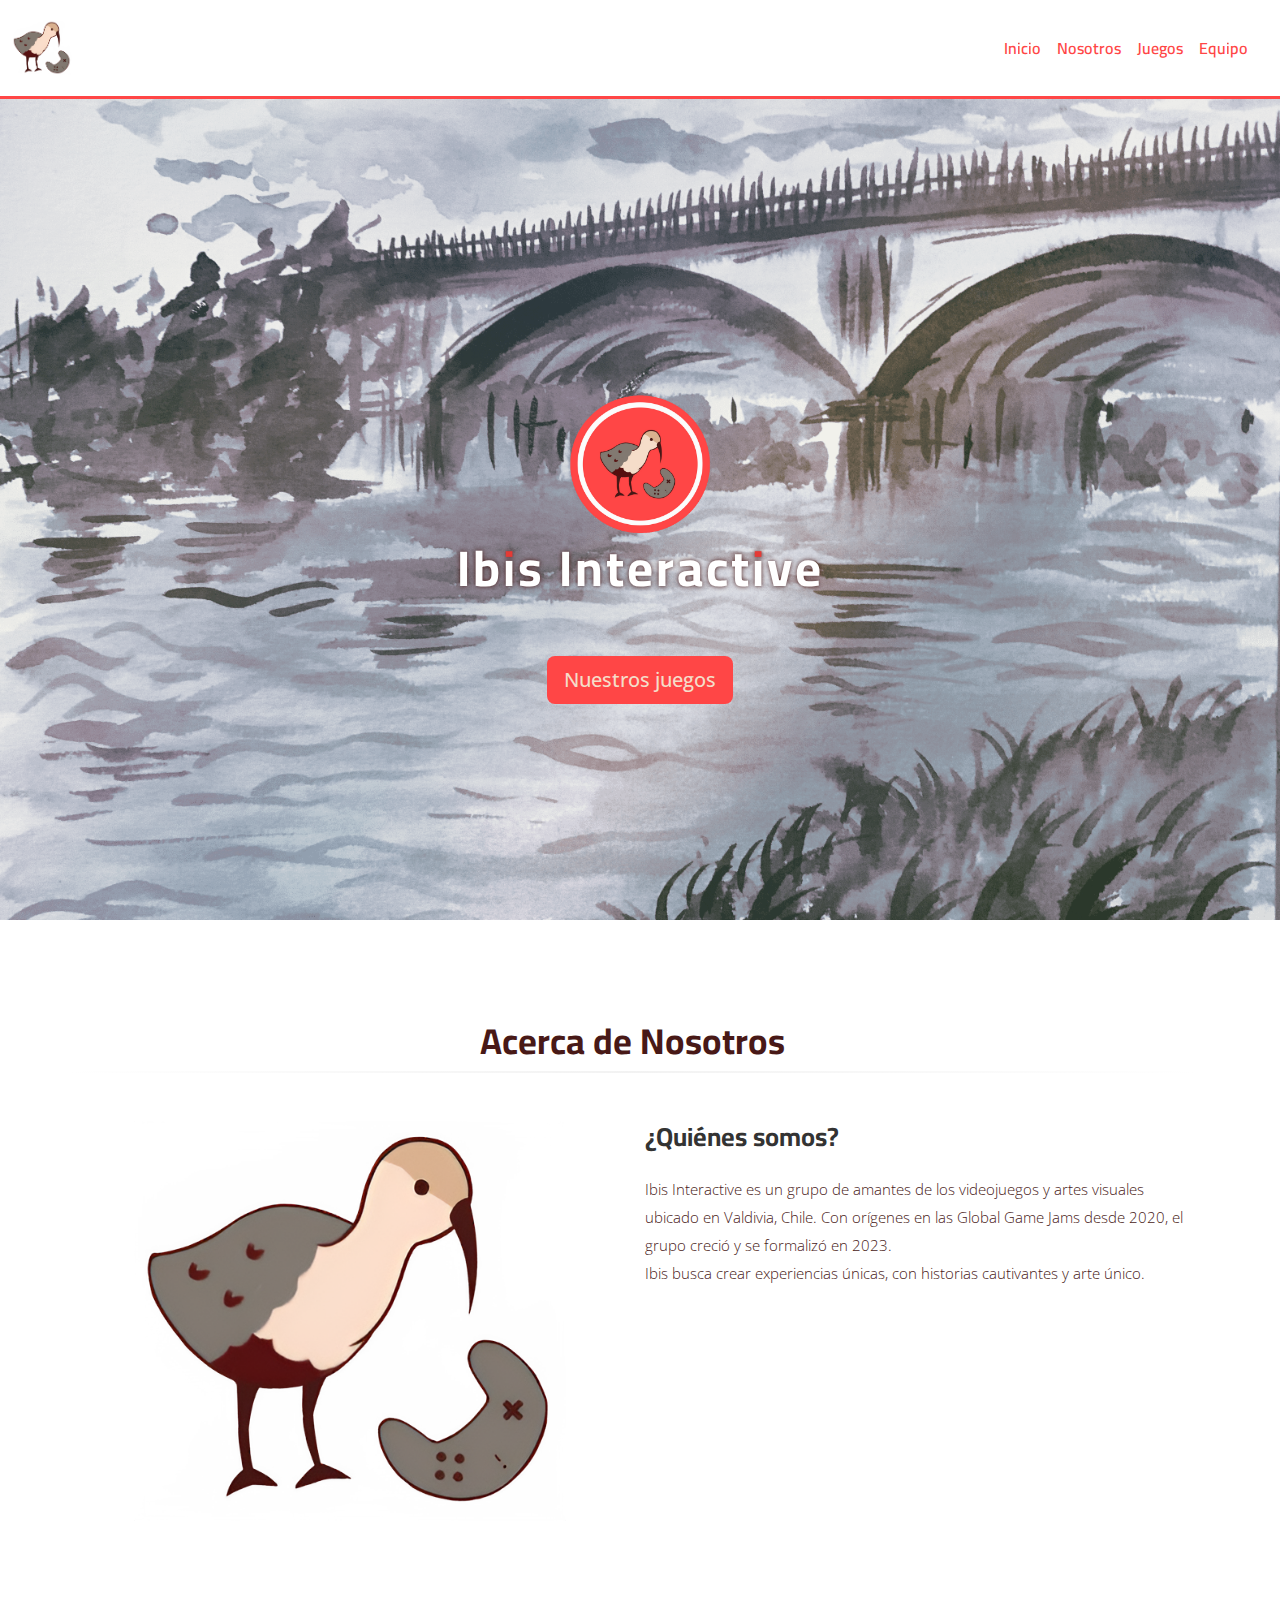
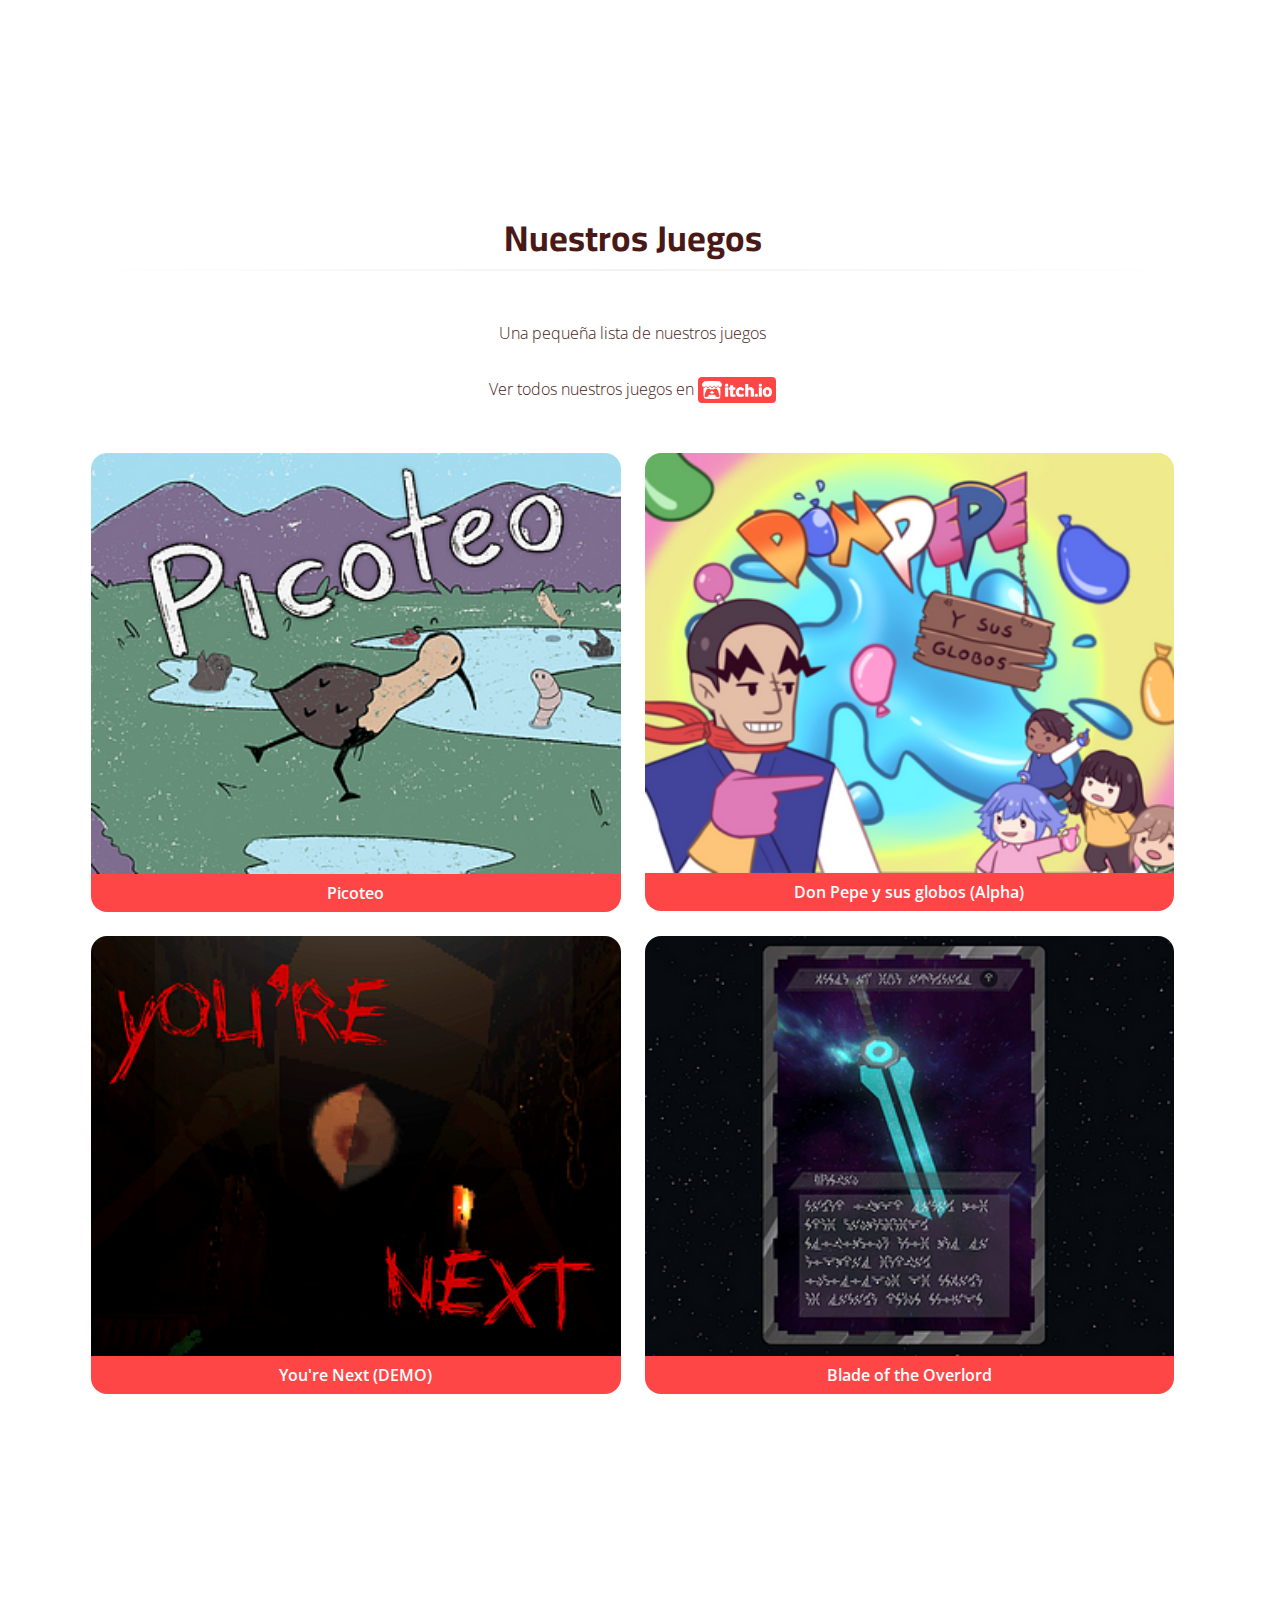
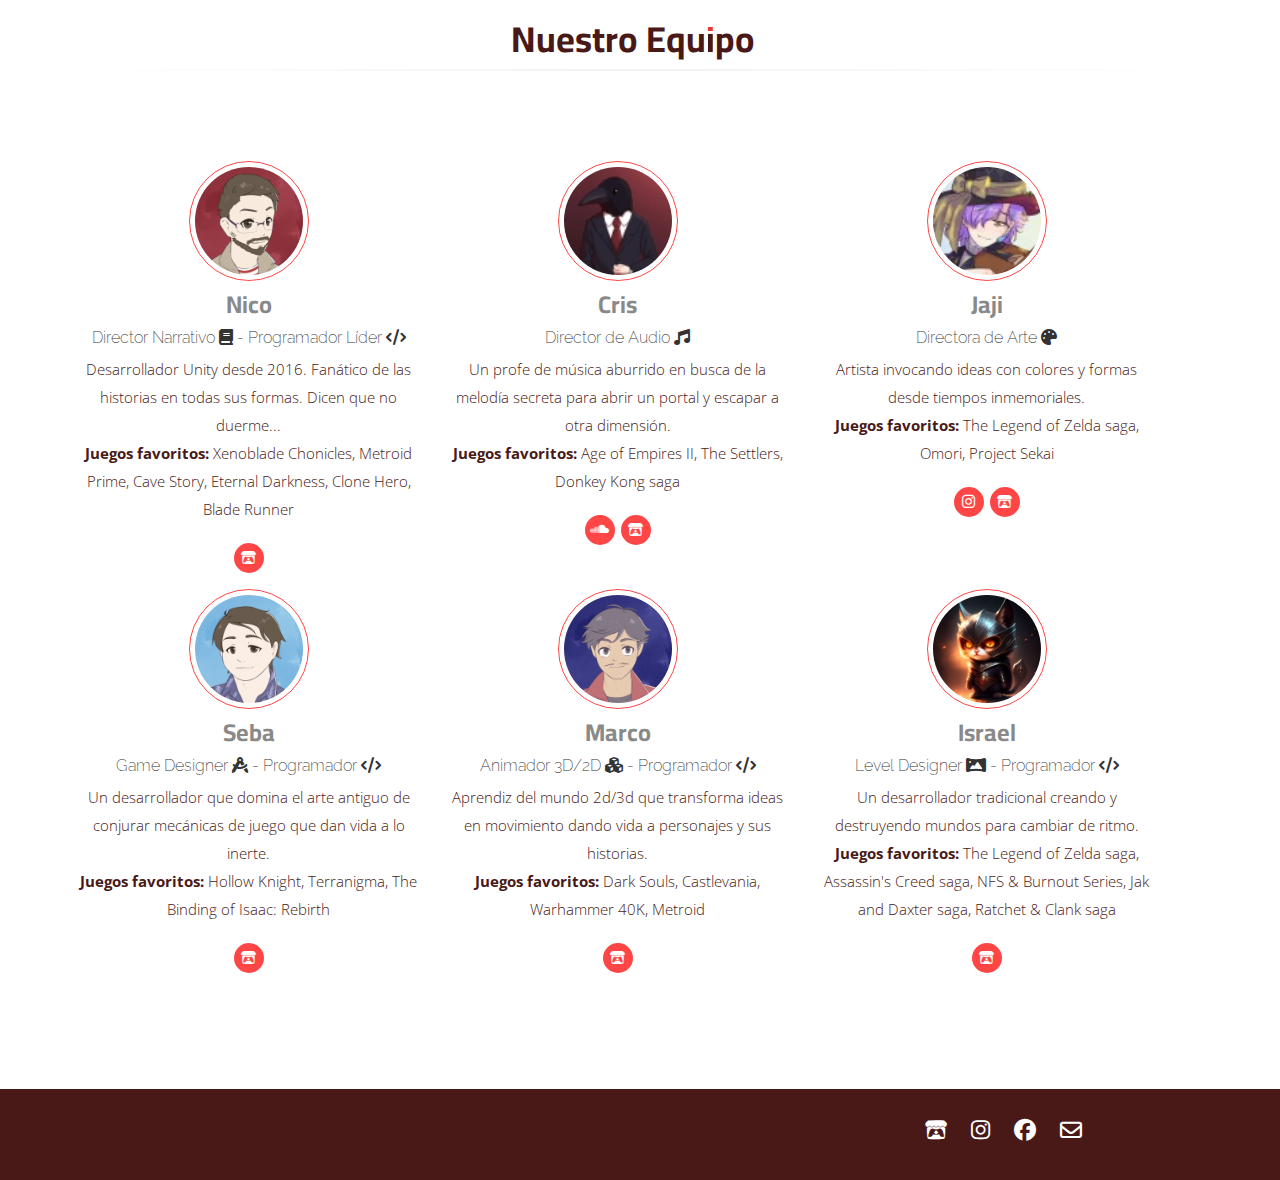
<file: index.html>
<!DOCTYPE html>
<html lang="en">

<head>
  <meta charset="utf-8">
  <meta name="viewport" content="width=device-width, initial-scale=1.0">
  <meta name="description" content="ibis interactive landing page describing the group, team members and displaying some of their games">
  <meta name="author" content="webthemez">
  <title>Ibis Interactive</title>
  <link rel="shortcut icon" href="assets/img/logos/ico/icon_base.ico" type="image/x-icon">

  <!-- Bootstrap core CSS -->
  <link href="assets/bootstrap/css/bootstrap.min.css" rel="stylesheet">

  <!-- Custom CSS -->
  <link href="assets/css/styles.min.css" rel="stylesheet">
  <script src="assets/js/jquery.min.js"></script>

</head>

<body data-bs-spy="scroll" data-bs-target="#navbarToggler">
  <div id="header"></div>

  <div id="home-section">
    <div id="headerwrap" name="home">
      
    </div>
  </div>

  <div id="about" name="about"></div>

  <div id="portfolio" name="portfolio"></div>

  <div id="team" name="team"></div>
  
  <div id="footer"></div>

  <link href="assets/fontawesome/css/all.min.css" rel="stylesheet">
  <script type="text/javascript" src="assets/bootstrap/js/bootstrap.bundle.min.js"></script>
  <script type="text/javascript" src="assets/js/custom-scripts.min.js"></script>
  <script src="assets/js/index.min.js"></script>
</body>

</html>
</file>
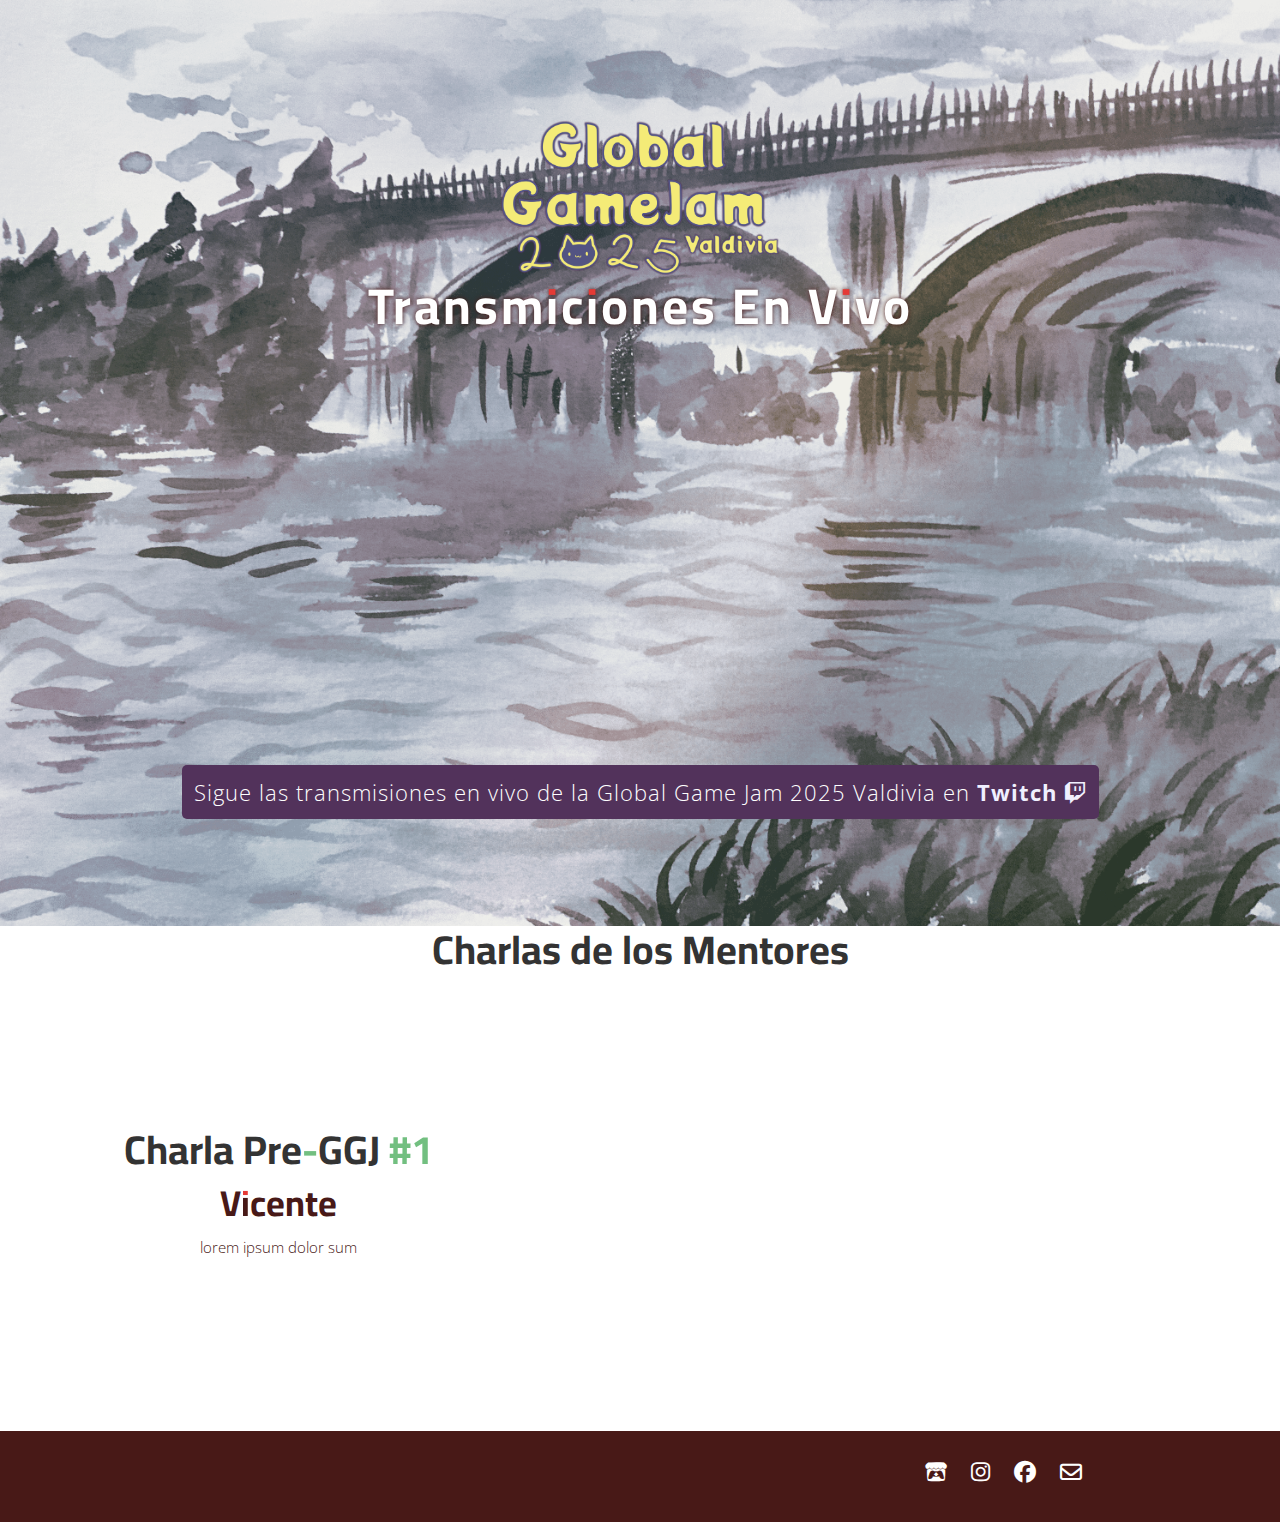
<file: ggj25.html>
<!DOCTYPE html>
<html lang="en">

<head>
  <meta charset="utf-8">
  <meta name="viewport" content="width=device-width, initial-scale=1.0">
  <meta name="description" content="GGJ 2025 Valdivia organized by Ibis Interactive">
  <meta name="author" content="webthemez">
  <title>GGJ 2025 Valdivia</title>
  <link rel="shortcut icon" href="assets/img/logos/ico/icon_base.ico" type="image/x-icon">

  <!-- Bootstrap core CSS -->
  <link href="assets/bootstrap/css/bootstrap.min.css" rel="stylesheet">

  <!-- Custom CSS -->
  <link href="assets/css/styles.min.css" rel="stylesheet">
  <link rel="stylesheet" href="assets/css/ggj25.css">
  <script src="assets/js/jquery.min.js"></script>

</head>

<body data-bs-spy="scroll" data-bs-target="#navbarToggler">
  <div id="header"></div>

  <div id="headerwrap" class="twitch"></div>

  <div id="youtube"></div>

  <div id="footer"></div>

  <link href="assets/fontawesome/css/all.min.css" rel="stylesheet">
  <script type="text/javascript" src="assets/bootstrap/js/bootstrap.bundle.min.js"></script>
  <script type="text/javascript" src="assets/js/custom-scripts.min.js"></script>
  <script src="assets/js/ggj25.js"></script>
</body>

</html>
</file>
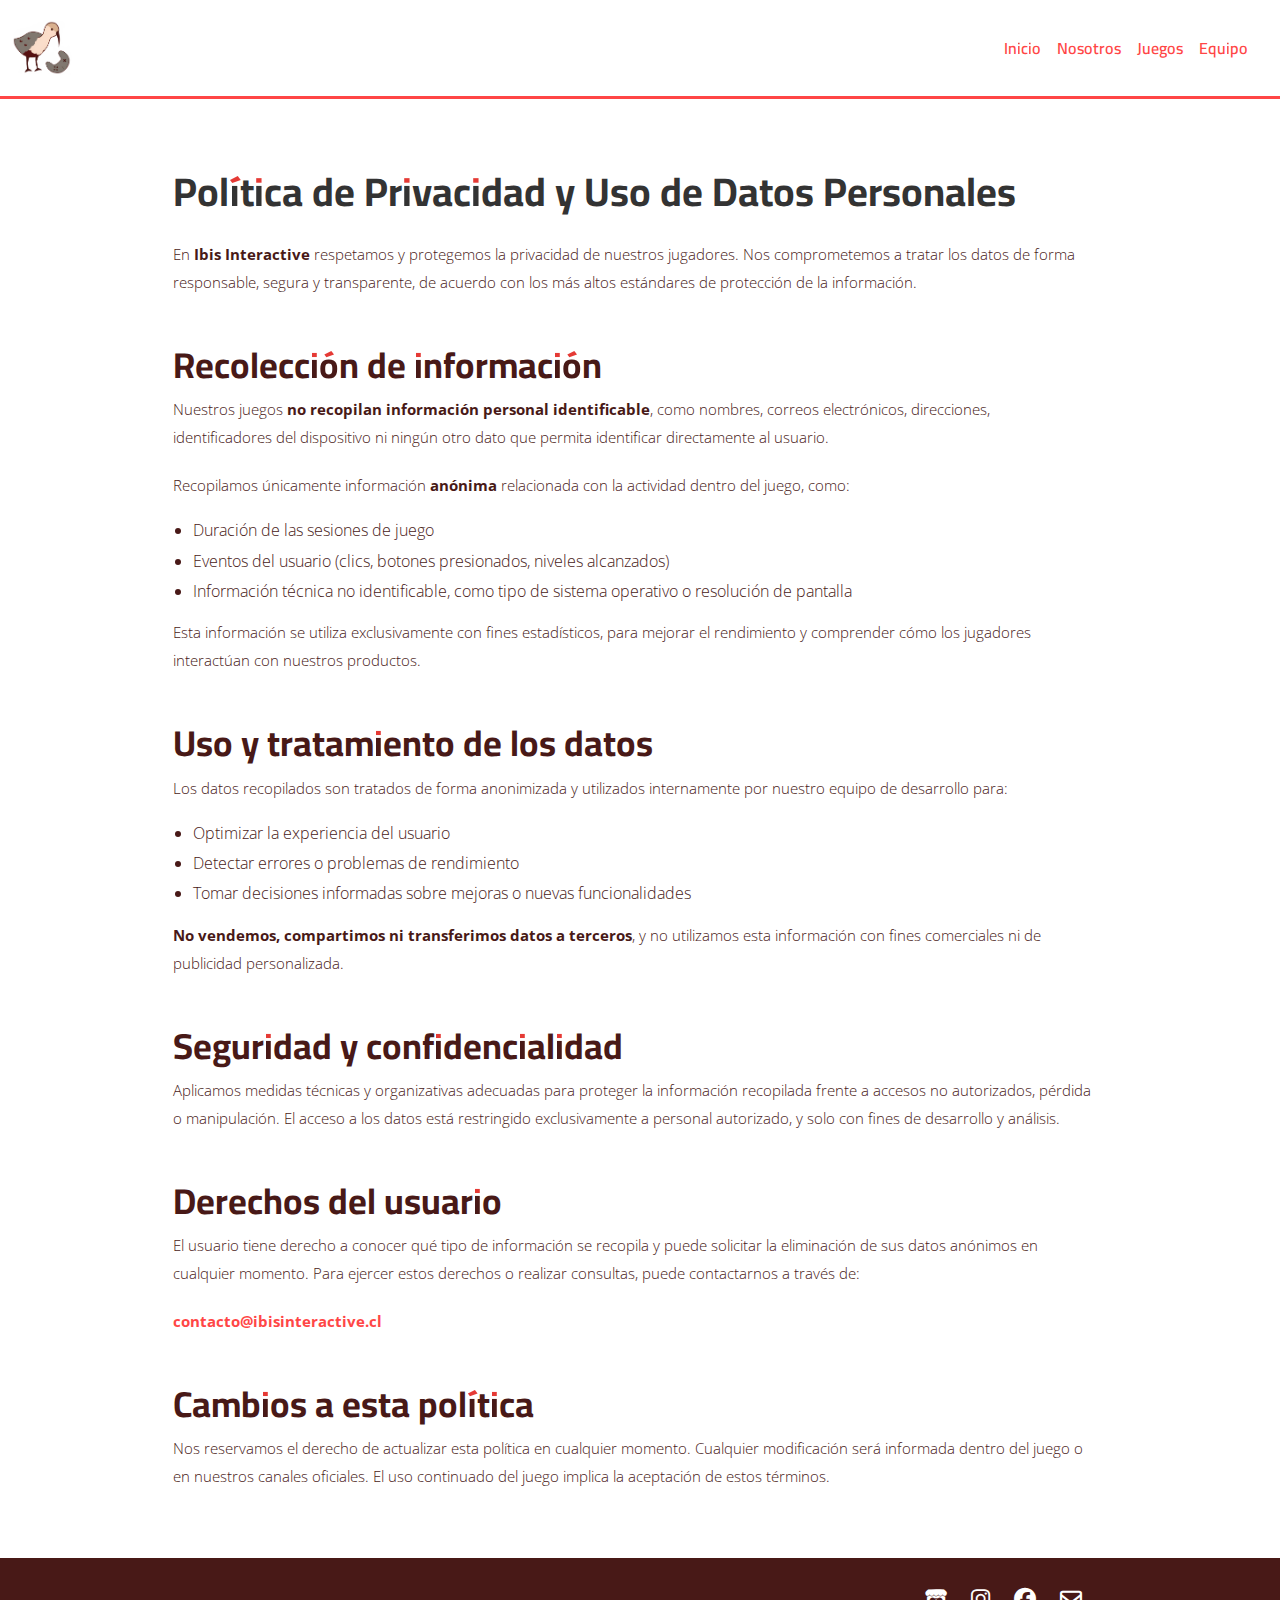
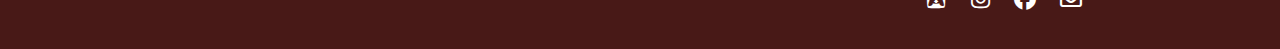
<file: politicas-privacidad.html>
<!DOCTYPE html>
<html lang="en">

<head>
  <meta charset="utf-8">
  <meta name="viewport" content="width=device-width, initial-scale=1.0">
  <meta name="description" content="GGJ 2025 Valdivia organized by Ibis Interactive">
  <meta name="author" content="webthemez">
  <title>Ibis Interactive - Politicas de privacidad</title>
  <link rel="shortcut icon" href="assets/img/logos/ico/icon_base.ico" type="image/x-icon">

  <!-- Bootstrap core CSS -->
  <link href="assets/bootstrap/css/bootstrap.min.css" rel="stylesheet">

  <!-- Custom CSS -->
  <link href="assets/css/styles.min.css" rel="stylesheet">
  <link rel="stylesheet" href="assets/css/privacy-policy.min.css">

  <script src="assets/js/jquery.min.js"></script>

</head>

<body data-bs-spy="scroll" data-bs-target="#navbarToggler">
  <div id="header"></div>

  <section id="privacy-policy" class="container my-5">
    <div class="row justify-content-center">
      <div class="col-lg-10">
        <h1 class="mb-4">Política de Privacidad y Uso de Datos Personales</h1>
  
        <p>En <strong>Ibis Interactive</strong> respetamos y protegemos la privacidad de nuestros jugadores. Nos comprometemos a tratar los datos de forma responsable, segura y transparente, de acuerdo con los más altos estándares de protección de la información.</p>
  
        <h2 class="mt-5">Recolección de información</h2>
        <p>Nuestros juegos <strong>no recopilan información personal identificable</strong>, como nombres, correos electrónicos, direcciones, identificadores del dispositivo ni ningún otro dato que permita identificar directamente al usuario.</p>
  
        <p>Recopilamos únicamente información <strong>anónima</strong> relacionada con la actividad dentro del juego, como:</p>
        <ul>
          <li>Duración de las sesiones de juego</li>
          <li>Eventos del usuario (clics, botones presionados, niveles alcanzados)</li>
          <li>Información técnica no identificable, como tipo de sistema operativo o resolución de pantalla</li>
        </ul>
        <p>Esta información se utiliza exclusivamente con fines estadísticos, para mejorar el rendimiento y comprender cómo los jugadores interactúan con nuestros productos.</p>
  
        <h2 class="mt-5">Uso y tratamiento de los datos</h2>
        <p>Los datos recopilados son tratados de forma anonimizada y utilizados internamente por nuestro equipo de desarrollo para:</p>
        <ul>
          <li>Optimizar la experiencia del usuario</li>
          <li>Detectar errores o problemas de rendimiento</li>
          <li>Tomar decisiones informadas sobre mejoras o nuevas funcionalidades</li>
        </ul>
        <p><strong>No vendemos, compartimos ni transferimos datos a terceros</strong>, y no utilizamos esta información con fines comerciales ni de publicidad personalizada.</p>
  
        <h2 class="mt-5">Seguridad y confidencialidad</h2>
        <p>Aplicamos medidas técnicas y organizativas adecuadas para proteger la información recopilada frente a accesos no autorizados, pérdida o manipulación. El acceso a los datos está restringido exclusivamente a personal autorizado, y solo con fines de desarrollo y análisis.</p>
  
        <h2 class="mt-5">Derechos del usuario</h2>
        <p>El usuario tiene derecho a conocer qué tipo de información se recopila y puede solicitar la eliminación de sus datos anónimos en cualquier momento. Para ejercer estos derechos o realizar consultas, puede contactarnos a través de:</p>
        <p><a href="mailto:contacto@ibisinteractive.cl" class="fw-bold text-decoration-none">contacto@ibisinteractive.cl</a></p>
  
        <h2 class="mt-5">Cambios a esta política</h2>
        <p>Nos reservamos el derecho de actualizar esta política en cualquier momento. Cualquier modificación será informada dentro del juego o en nuestros canales oficiales. El uso continuado del juego implica la aceptación de estos términos.</p>
      </div>
    </div>
  </section>
  
  

  <div id="footer"></div>

  <link href="assets/fontawesome/css/all.min.css" rel="stylesheet">
  <script type="text/javascript" src="assets/bootstrap/js/bootstrap.bundle.min.js"></script>
  <script type="text/javascript" src="assets/js/custom-scripts.min.js"></script>
</body>

</html>
</file>
<file: assets/css/ggj25.css>
#header {
    position: fixed;
    top: 0;
    width: 100%;
}

#footer {
    position: relative;
    bottom: 0;
    width: 100%;
}

#twitch {
    border-radius: 12px;
}

#ggj25-logo {
    max-height: 156px;
}
#headerwrap {
	background: url(../img/headwrap/bg/ggj-bg-banner2.png) no-repeat top;
}

#headerwrap p {
    color: #fff;
    margin-top: 24px;
}

#headerwrap p span {
    background-color: #52325b;
    border-radius: 5px;
    margin-top: 20px;
    padding: 12px;
}

#headerwrap p span a {
    font-weight: bold;
    text-decoration: none;
    /* color : #9146ff; */
    color : #f0f0ff;
}

.youtube {
    border-radius: 16px;
}
</file>
<file: assets/css/styles.min.css>
@import url(https://fonts.googleapis.com/css?family=Open+Sans:400,700,800,600);@import url(https://fonts.googleapis.com/css?family=Raleway:600,700,800);@import url(https://fonts.googleapis.com/css2?family=Cairo+Play:wght@200..1000&display=swap);@import url(https://fonts.googleapis.com/css2?family=Cairo:wght@200..1000&display=swap);@import url(https://fonts.googleapis.com/css2?family=Play:wght@400;700&display=swap);:root{--main-color:#ff4646;--accent-color:#f5ddc9;--secondary-color:#827971;--dark-color:#481917}button,html,input,select,textarea{color:#222}::-moz-selection{background:#f2c2c9;color:#a4003a;text-shadow:none}::selection{background:#16a085;color:#a4003a;text-shadow:none}hr{display:block;height:2px;border:0;margin:3em 0;padding:0;background-image:-webkit-linear-gradient(left,#fff,#ccc,#fff);background-image:-moz-linear-gradient(left,#fff,#ccc,#fff);background-image:-ms-linear-gradient(left,#fff,#ccc,#fff);background-image:-o-linear-gradient(left,#fff,#ccc,#fff);width:25%;position:relative;border:none}h1,h2{font-family:'Cairo Play','Open Sans',sans-serif!important;font-weight:700!important}h3,h4{font-family:Cairo,'Open Sans',sans-serif!important;font-weight:700!important}a.nav-link{font-family:'Cairo Play','Open Sans',sans-serif!important;font-weight:600!important}img{vertical-align:middle}textarea{resize:vertical}body,html{height:100%}body{font-weight:300;font-size:16px;color:var(--dark-color);-webkit-font-smoothing:antialiased;-webkit-overflow-scrolling:touch;line-height:1.4;font-family:'Open Sans',sans-serif;position:relative}.logo a{margin:0 auto;display:inline-block}.logo a img{background:0 0}#brandImg{max-height:56px}.navbar-inverse{background-color:#fff;border-color:rgba(127,90,5,1);padding:20px 0;border-bottom:solid var(--main-color)}.navbar-inverse .navbar-collapse>.navbar-nav>li>a{color:var(--main-color);border-radius:6px 3px 6px 3px}.navbar-inverse .navbar-collapse>.navbar-nav>li>a:focus,.navbar-inverse .navbar-collapse>.navbar-nav>li>a:hover{color:var(--main-color)}.navbar-inverse .navbar-collapse>.navbar-nav>.active>a,.navbar-inverse .navbar-collapse>.navbar-nav>.active>a:focus,.navbar-inverse .navbar-collapse>.navbar-nav>.active>a:hover{color:#fff;background-color:var(--main-color)}.navbar-inverse .navbar-toggler{border-color:var(--dark-color);background:var(--dark-color);color:var(--accent-color)}.tb{display:table;width:100%}.tb-cell{display:table-cell;vertical-align:middle}.text-center{text-align:center}.col-md-4{padding-bottom:20px}.row{margin-right:0;margin-left:-15px}.modal-header{background:var(--dark-color)}.modal-header h4{color:#fff;font-weight:700;letter-spacing:1px}.modal-body p{color:var(--dark-color)!important}.modal-body p img{max-width:80%}.modal-body .description-link{color:inherit;font-weight:600;text-decoration:none}.modal-footer{background:#2b2b2b}.modal-text{text-align:justify}.btn-close{color:#fff}.btn-close-container{position:absolute;right:16px;top:16px}.navbar-default{border-color:transparent;background-color:var(--accent-color)}.navbar-inverse .navbar-brand{font-weight:500;font-size:20px}.navbar-toggler{border-color:transparent;border:0 solid transparent}.navbar-default .navbar-nav>li>a:focus,.navbar-default .navbar-nav>li>a:hover{background-color:#16a085;color:#fff}a img{background:#fff}.odd a img{background:#f5f5f5}h1,h2,h3,h4,h5,h6{font-family:Raleway;font-weight:200;color:#333}h2{font-size:36px;color:var(--dark-color)}h3{font-size:26px}p{line-height:28px;margin-bottom:20px;font-size:15px}p.large{font-size:16px;margin-bottom:50px}.centered{text-align:center}strong{font-weight:700}em{font-weight:300}pre{background:#ebebeb;border:none;font-size:16px;color:#666;padding:20px;line-height:28px}small{font-size:12px}blockquote,blockquote p{line-height:28px;color:#999;font-weight:300;font-style:italic}blockquote{position:relative;margin:0 0 40px -30px;padding-left:30px;border-left:5px solid #3498db}blockquote cite{position:absolute;bottom:-25px;right:0;font-size:12px;font-style:italic;color:#333;font-weight:300}blockquote cite:before{content:"-- "}.overflow-image{margin-top:-65px}a{color:#4abcc5;word-wrap:break-word;-webkit-transition:color .1s ease-in,background .1s ease-in;-moz-transition:color .1s ease-in,background .1s ease-in;-ms-transition:color .1s ease-in,background .1s ease-in;-o-transition:color .1s ease-in,background .1s ease-in;transition:color .1s ease-in,background .1s ease-in}a:focus,a:hover{color:#c0392b;text-decoration:none;outline:0}a:after,a:before{-webkit-transition:color .1s ease-in,background .1s ease-in;-moz-transition:color .1s ease-in,background .1s ease-in;-ms-transition:color .1s ease-in,background .1s ease-in;-o-transition:color .1s ease-in,background .1s ease-in;transition:color .1s ease-in,background .1s ease-in}#home-section{padding-top:70px}#headerwrap{position:relative;padding-top:120px;text-align:center;min-height:850px;width:100%;padding-bottom:100px;overflow:hidden;z-index:0}#headerwrap::before{content:"";position:absolute;top:0;left:0;height:100%;width:100%;background:url(../img/headwrap/bg/puente-min.png) no-repeat top center;background-size:cover;filter:grayscale(80%);z-index:-1}#headerwrap h1{color:#fff;font-size:50px;text-shadow:0 0 5px var(--dark-color);font-weight:400;text-align:center;letter-spacing:3px;font-family:'Cairo Play',Arial,Helvetica,sans-serif}#headerwrap p{color:var(--accent-color);font-size:22px;font-weight:300;text-align:center;letter-spacing:1px}#headerwrap .icon{color:var(--accent-color);margin-top:115px;padding-bottom:30px;letter-spacing:8px;font-size:100px;font-weight:700}#headerwrap .btn{font-weight:500;font-size:20px;margin:50px 0;background-color:var(--main-color);color:#fff;border-radius:2;color:var(--accent-color)}#headerwrap .btn:focus,#headerwrap .btn:hover{background-color:var(--accent-color);color:var(--dark-color);outline:0;border-radius:2}.img-circle{border-radius:50%;border:1px solid var(--main-color);padding:5px;background:#fff}#about{background:#fff;padding:100px 0}#imgContainer{display:flex;justify-content:center}#about img{max-height:400px;max-width:100%}#services{background:#fff;padding:100px 0;text-align:center}#services .fa{color:var(--main-color)}#services p{text-align:center}.hero-section{background-color:var(--main-color);padding:60px 0}.hero-section p{color:#fff;line-height:30px;margin:0;padding:0;font-size:18px}.reservation-btn{background:#000;border-radius:0;padding:12px 20px;color:#fff}.reservation-btn:hover{color:#000;background:#fff}#team{background:#fff;padding:100px 0}#team H4{padding-top:10px;color:#898989}#team .pad{padding-bottom:16px}#team p.large{margin-top:60px;margin-bottom:40px}#team .fa{width:30px;height:30px;margin:0 3px;border-radius:100%;font-size:15px;line-height:30px;outline:0;color:#fff;background-color:var(--main-color);-webkit-transition:all .3s;-moz-transition:all .3s;transition:all .3s}#team .fa:hover{background-color:var(--accent-color)}#portfolio{background:#fff;padding:100px 0}#portfolio a.portfolioLinks img{background-color:var(--main-color);border-radius:4px;padding:4px;max-height:26px}#portfolio .btn-default{background-color:var(--main-color);color:#fff;border-radius:0 0 16px 16px;width:100%;font-weight:600}.portfolio-card,.portfolio-card img{border-radius:16px 16px 0 0}.btn-itchio{background-color:var(--main-color);color:#fff;border-radius:4px}#contact{background:#f4f4f4;padding:100px 0;text-align:center}#contact .form{padding:30px 0}#contact .fa{color:var(--main-color);margin-bottom:10px}#contact .btn{font-weight:500;font-size:18px;margin-top:50px;background-color:var(--main-color);color:var(--accent-color);border:0;border-radius:0}#contact .btn:focus,#contact .btn:hover{background-color:var(--accent-color);color:var(--dark-color);outline:0}#greywrap{background:#f5f5f5;margin-top:0;padding:50px 0;border-bottom:1px solid #eee;text-align:center}#greywrap .btn{font-family:Raleway;font-weight:300;font-size:20px;margin:0 25px;background-color:#fff;border-color:#e2e2e2;color:#888;border-bottom:0;letter-spacing:1px}#greywrap .btn:focus,#greywrap .btn:hover{margin:0 25px;background-color:#fff;border-color:#a5cdd5;border-bottom:0;outline:0;color:#a5cdd5}#greywrap h2{font-size:30px}#greywrap .callout{margin-bottom:20px}#greywrap p{font-size:30px}#greywrap .fa{font-size:18px;margin-right:4px}#footer{background:var(--dark-color);padding:25px 0 15px 0;text-align:center}#footer span.copyright{line-height:40px;color:#888;font-weight:400}#footer span.copyright a{color:#888;border-bottom:1px dotted}#footer span.copyright a:hover{color:var(-);text-decoration:none}#footer h4{color:#fff}ul.social-buttons{margin:0}ul.social-buttons li a{font-size:22px;outline:0;color:#fff;margin-right:12px}ul.social-buttons li a:active,ul.social-buttons li a:focus,ul.social-buttons li a:hover{color:var(--accent-color)}.white h1{color:#999}.white p{padding-top:15px}.grid .portfolio-card{margin:0;position:relative}.grid .portfolio-card img{width:100%;display:block;position:relative}.grid .portfolio-card .btn{position:relative}.grid figcaption{position:absolute;top:0;left:0;padding:20px;color:#fff;background-color:rgba(0,0,0,.8)}.grid figcaption h5{margin:0;padding-top:0;padding-left:20px;padding-bottom:5px;color:#fff;font-weight:700;text-align:left;letter-spacing:1px;font-size:24px}.grid figcaption a{text-align:left;padding:5px 10px;margin-left:20px;display:inline-block;background:#2f2f2f;color:#f27e00;font-size:13px;background:#fff}.overlay figure{overflow:hidden}.overlay figure img{-webkit-transition:-webkit-transform .4s;-moz-transition:-moz-transform .4s;transition:transform .4s}.no-touch .overlay figure:hover img,.overlay figure.cs-hover img{-webkit-transform:translateY(-30px);-moz-transform:translateY(-30px);-ms-transform:translateY(-30px);transform:translateY(-30px)}.overlay figcaption{height:100%;width:100%;top:auto;bottom:0;opacity:0;-webkit-transform:translateY(100%);-moz-transform:translateY(100%);-ms-transform:translateY(100%);transform:translateY(100%);-webkit-transition:-webkit-transform .4s,opacity .1s .3s;-moz-transition:-moz-transform .4s,opacity .1s .3s;transition:transform .4s,opacity .1s .3s}.no-touch .overlay figure:hover figcaption,.overlay figure.cs-hover figcaption{opacity:1;-webkit-transform:translateY(0);-moz-transform:translateY(0);-ms-transform:translateY(0);transform:translateY(0);-webkit-transition:-webkit-transform .4s,opacity .1s;-moz-transition:-moz-transform .4s,opacity .1s;transition:transform .4s,opacity .1s}.overlay figcaption a{position:absolute;bottom:10px;right:30px;background:#000;color:#fff;border-radius:0;padding:6px 15px}.div-pattern2{background:url(../img/div-pattern2.png) top left repeat-x;height:30px;width:100%;display:block}.div-pattern{background:url(../img/div-pattern.png) top left repeat-x;height:30px;width:100%;display:block}#iframe-youtube{width:100%;aspect-ratio:16/9}#iframe-youtube iframe{width:100%;height:100%;border-radius:14px}@media screen and (max-width:1050px),screen and (max-device-width:1050px){body .header{background-attachment:scroll}}@media only screen and (min-device-width:768px) and (max-device-width :1024px) and (orientation :portrait){.header{background-attachment:scroll}}@media screen and (max-width:769px){#headerwrap h1{font-size:80px}#headerwrap p{font-size:30px;line-height:38px}}@media screen and (max-width:480px){#headerwrap h1{font-size:34px}#headerwrap p{margin-top:30px;font-size:20px}.navbar-nav{width:100vw}#team img{margin-top:30px}}#logo{width:150px;margin-top:200px}
</file>
<file: assets/css/privacy-policy.min.css>
#header{position:fixed;top:0;width:100%}#footer{position:relative;bottom:0;width:100%}#privacy-policy{padding-top:120px}#privacy-policy h1,#privacy-policy h2{font-weight:600}#privacy-policy ul{padding-left:1.25rem}#privacy-policy ul li{margin-bottom:.5rem}#privacy-policy a{color:var(--main-color)}
</file>
